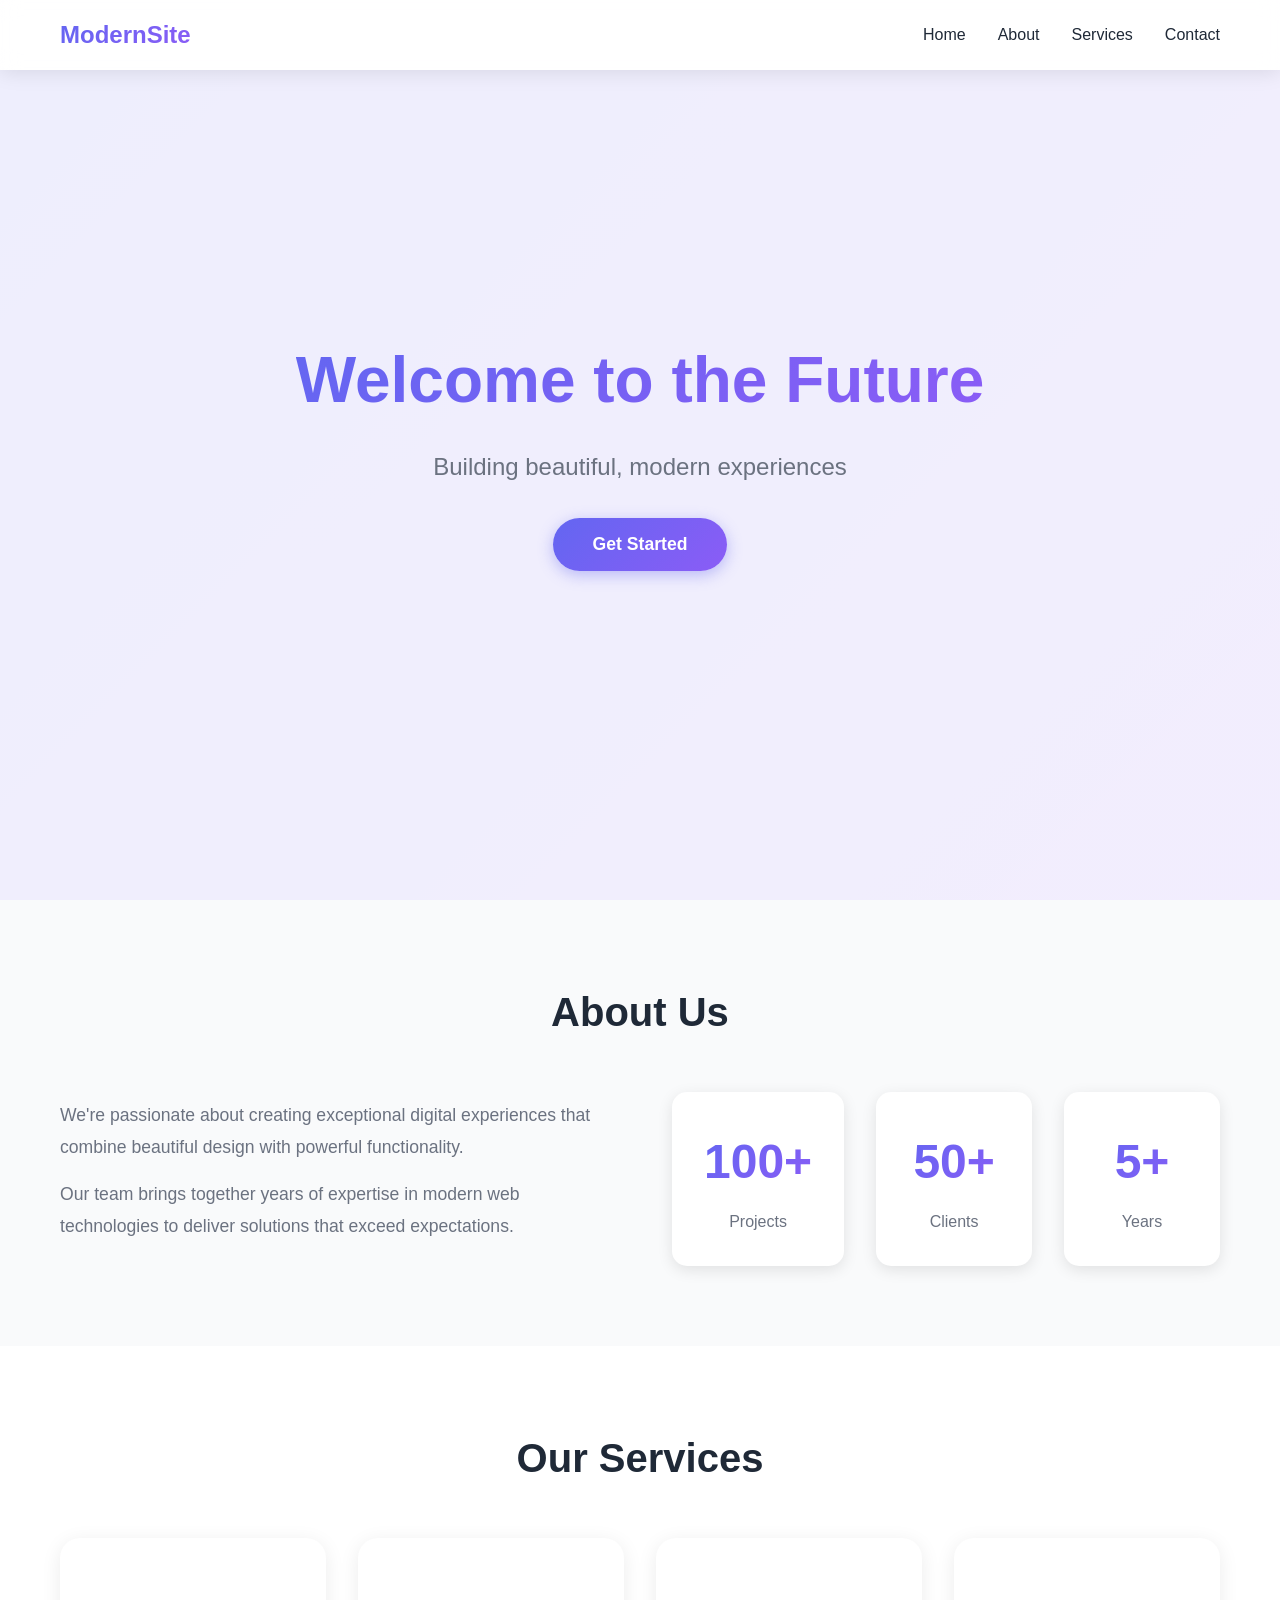
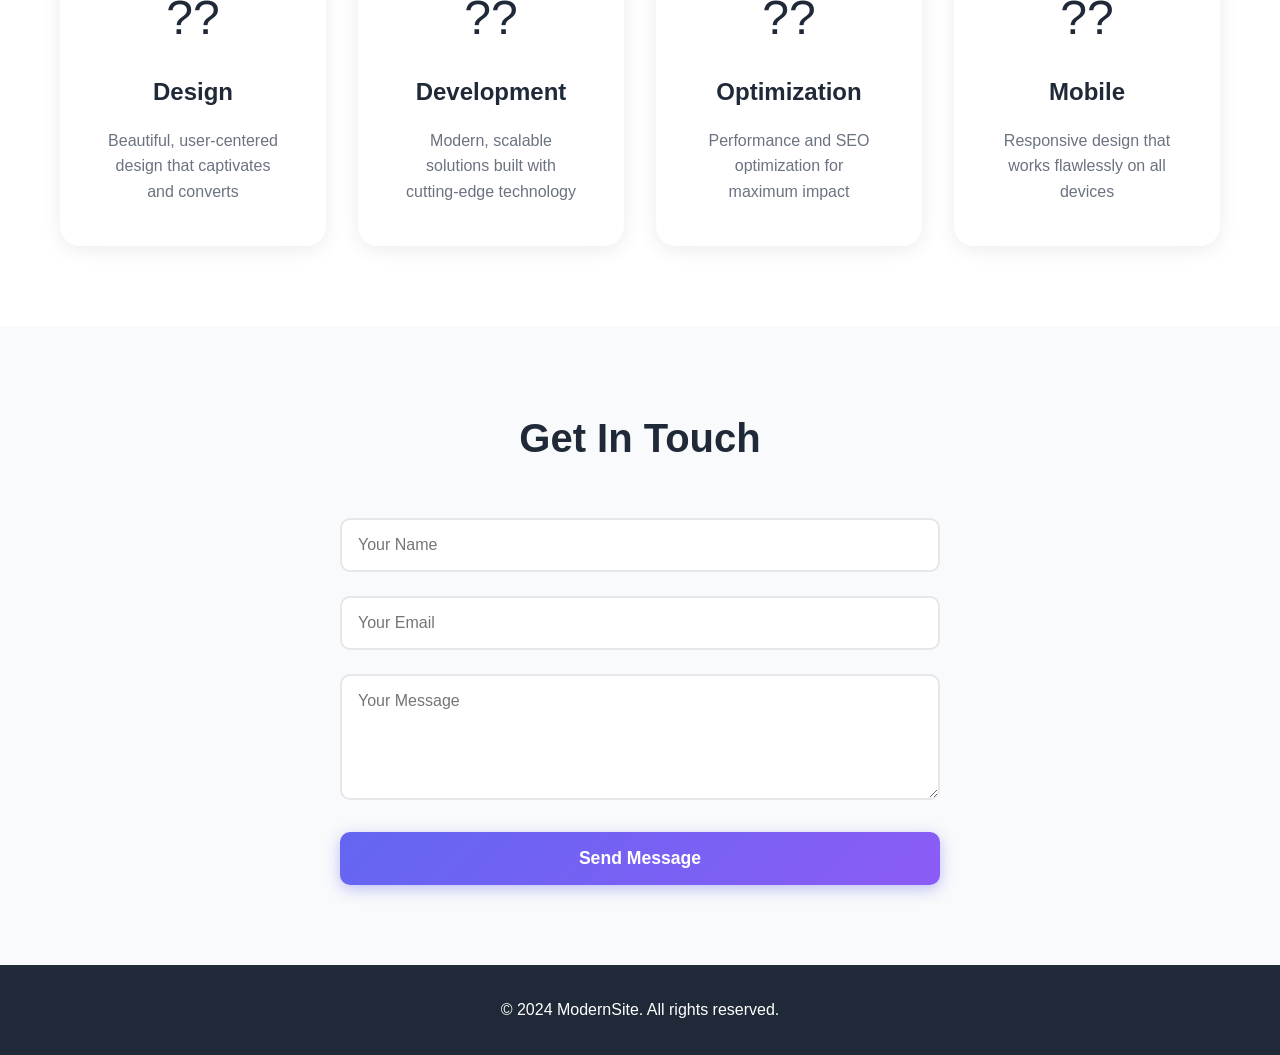
<file: index.html>
<!DOCTYPE html>
<html lang="en">
<head>
    <meta charset="UTF-8">
    <meta name="viewport" content="width=device-width, initial-scale=1.0">
    <title>Modern Website</title>
    <link rel="stylesheet" href="styles.css">
</head>
<body>
    <nav class="navbar">
        <div class="container">
            <div class="logo">ModernSite</div>
            <ul class="nav-links">
                <li><a href="#home">Home</a></li>
                <li><a href="#about">About</a></li>
                <li><a href="#services">Services</a></li>
                <li><a href="#contact">Contact</a></li>
            </ul>
        </div>
    </nav>

    <section id="home" class="hero">
        <div class="container">
            <h1 class="hero-title">Welcome to the Future</h1>
            <p class="hero-subtitle">Building beautiful, modern experiences</p>
            <button class="cta-button" onclick="scrollToSection('contact')">Get Started</button>
        </div>
        <div class="hero-background"></div>
    </section>

    <section id="about" class="about">
        <div class="container">
            <h2 class="section-title">About Us</h2>
            <div class="about-content">
                <div class="about-text">
                    <p>We're passionate about creating exceptional digital experiences that combine beautiful design with powerful functionality.</p>
                    <p>Our team brings together years of expertise in modern web technologies to deliver solutions that exceed expectations.</p>
                </div>
                <div class="about-stats">
                    <div class="stat">
                        <div class="stat-number">100+</div>
                        <div class="stat-label">Projects</div>
                    </div>
                    <div class="stat">
                        <div class="stat-number">50+</div>
                        <div class="stat-label">Clients</div>
                    </div>
                    <div class="stat">
                        <div class="stat-number">5+</div>
                        <div class="stat-label">Years</div>
                    </div>
                </div>
            </div>
        </div>
    </section>

    <section id="services" class="services">
        <div class="container">
            <h2 class="section-title">Our Services</h2>
            <div class="services-grid">
                <div class="service-card">
                    <div class="service-icon">??</div>
                    <h3>Design</h3>
                    <p>Beautiful, user-centered design that captivates and converts</p>
                </div>
                <div class="service-card">
                    <div class="service-icon">??</div>
                    <h3>Development</h3>
                    <p>Modern, scalable solutions built with cutting-edge technology</p>
                </div>
                <div class="service-card">
                    <div class="service-icon">??</div>
                    <h3>Optimization</h3>
                    <p>Performance and SEO optimization for maximum impact</p>
                </div>
                <div class="service-card">
                    <div class="service-icon">??</div>
                    <h3>Mobile</h3>
                    <p>Responsive design that works flawlessly on all devices</p>
                </div>
            </div>
        </div>
    </section>

    <section id="contact" class="contact">
        <div class="container">
            <h2 class="section-title">Get In Touch</h2>
            <form class="contact-form" id="contactForm">
                <div class="form-group">
                    <input type="text" id="name" placeholder="Your Name" required>
                </div>
                <div class="form-group">
                    <input type="email" id="email" placeholder="Your Email" required>
                </div>
                <div class="form-group">
                    <textarea id="message" rows="5" placeholder="Your Message" required></textarea>
                </div>
                <button type="submit" class="submit-button">Send Message</button>
            </form>
        </div>
    </section>

    <footer class="footer">
        <div class="container">
            <p>&copy; 2024 ModernSite. All rights reserved.</p>
        </div>
    </footer>

    <script src="script.js"></script>
</body>
</html>
</file>
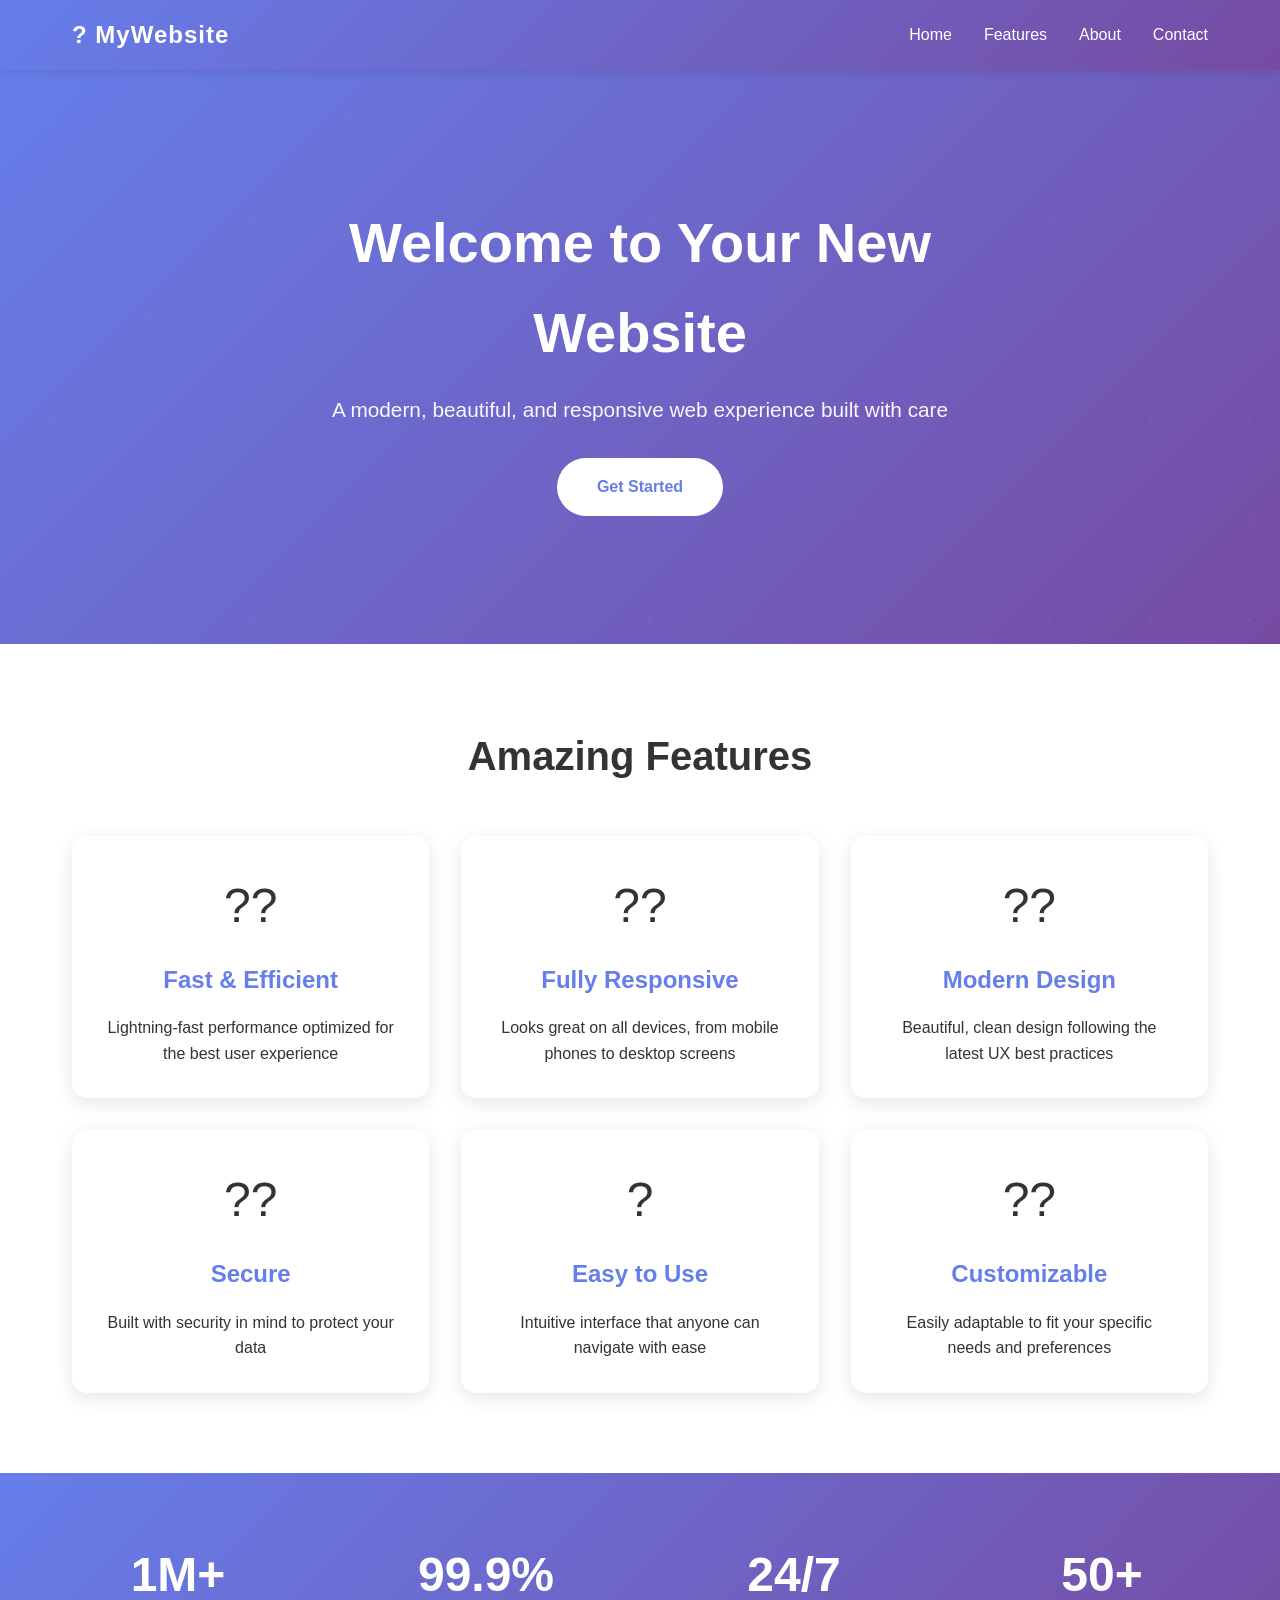
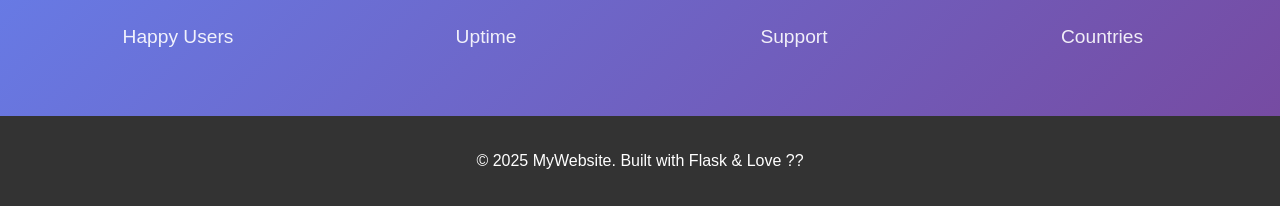
<file: templates/index.html>
<!DOCTYPE html>
<html lang="en">
<head>
    <meta charset="UTF-8">
    <meta name="viewport" content="width=device-width, initial-scale=1.0">
    <title>Welcome - Modern Website</title>
    <style>
        * {
            margin: 0;
            padding: 0;
            box-sizing: border-box;
        }

        body {
            font-family: -apple-system, BlinkMacSystemFont, 'Segoe UI', Roboto, Oxygen, Ubuntu, Cantarell, sans-serif;
            line-height: 1.6;
            color: #333;
            overflow-x: hidden;
        }

        /* Header & Navigation */
        header {
            background: linear-gradient(135deg, #667eea 0%, #764ba2 100%);
            color: white;
            padding: 1rem 0;
            position: fixed;
            width: 100%;
            top: 0;
            z-index: 1000;
            box-shadow: 0 2px 10px rgba(0,0,0,0.1);
        }

        nav {
            max-width: 1200px;
            margin: 0 auto;
            display: flex;
            justify-content: space-between;
            align-items: center;
            padding: 0 2rem;
        }

        .logo {
            font-size: 1.5rem;
            font-weight: bold;
            letter-spacing: 1px;
        }

        nav ul {
            list-style: none;
            display: flex;
            gap: 2rem;
        }

        nav a {
            color: white;
            text-decoration: none;
            transition: opacity 0.3s;
        }

        nav a:hover {
            opacity: 0.8;
        }

        /* Hero Section */
        .hero {
            margin-top: 70px;
            background: linear-gradient(135deg, #667eea 0%, #764ba2 100%);
            color: white;
            padding: 8rem 2rem;
            text-align: center;
            position: relative;
            overflow: hidden;
        }

        .hero::before {
            content: '';
            position: absolute;
            top: 0;
            left: 0;
            right: 0;
            bottom: 0;
            background: url('data:image/svg+xml,<svg width="100" height="100" xmlns="http://www.w3.org/2000/svg"><circle cx="50" cy="50" r="2" fill="rgba(255,255,255,0.1)"/></svg>');
            opacity: 0.3;
        }

        .hero-content {
            max-width: 800px;
            margin: 0 auto;
            position: relative;
            z-index: 1;
        }

        .hero h1 {
            font-size: 3.5rem;
            margin-bottom: 1rem;
            animation: fadeInUp 1s ease-out;
        }

        .hero p {
            font-size: 1.3rem;
            margin-bottom: 2rem;
            opacity: 0.95;
            animation: fadeInUp 1s ease-out 0.2s backwards;
        }

        .cta-button {
            display: inline-block;
            padding: 1rem 2.5rem;
            background: white;
            color: #667eea;
            text-decoration: none;
            border-radius: 50px;
            font-weight: bold;
            transition: transform 0.3s, box-shadow 0.3s;
            animation: fadeInUp 1s ease-out 0.4s backwards;
        }

        .cta-button:hover {
            transform: translateY(-3px);
            box-shadow: 0 10px 25px rgba(0,0,0,0.2);
        }

        /* Features Section */
        .features {
            padding: 5rem 2rem;
            max-width: 1200px;
            margin: 0 auto;
        }

        .features h2 {
            text-align: center;
            font-size: 2.5rem;
            margin-bottom: 3rem;
            color: #333;
        }

        .feature-grid {
            display: grid;
            grid-template-columns: repeat(auto-fit, minmax(300px, 1fr));
            gap: 2rem;
        }

        .feature-card {
            padding: 2rem;
            background: white;
            border-radius: 15px;
            box-shadow: 0 5px 20px rgba(0,0,0,0.1);
            transition: transform 0.3s, box-shadow 0.3s;
            text-align: center;
        }

        .feature-card:hover {
            transform: translateY(-10px);
            box-shadow: 0 15px 40px rgba(0,0,0,0.15);
        }

        .feature-icon {
            font-size: 3rem;
            margin-bottom: 1rem;
        }

        .feature-card h3 {
            color: #667eea;
            margin-bottom: 1rem;
            font-size: 1.5rem;
        }

        /* Stats Section */
        .stats {
            background: linear-gradient(135deg, #667eea 0%, #764ba2 100%);
            color: white;
            padding: 4rem 2rem;
            text-align: center;
        }

        .stats-grid {
            max-width: 1200px;
            margin: 0 auto;
            display: grid;
            grid-template-columns: repeat(auto-fit, minmax(200px, 1fr));
            gap: 2rem;
        }

        .stat-item h3 {
            font-size: 3rem;
            margin-bottom: 0.5rem;
        }

        .stat-item p {
            font-size: 1.2rem;
            opacity: 0.9;
        }

        /* Footer */
        footer {
            background: #333;
            color: white;
            text-align: center;
            padding: 2rem;
        }

        /* Animations */
        @keyframes fadeInUp {
            from {
                opacity: 0;
                transform: translateY(30px);
            }
            to {
                opacity: 1;
                transform: translateY(0);
            }
        }

        /* Responsive Design */
        @media (max-width: 768px) {
            .hero h1 {
                font-size: 2rem;
            }

            .hero p {
                font-size: 1rem;
            }

            nav ul {
                gap: 1rem;
            }

            .features h2 {
                font-size: 2rem;
            }
        }
    </style>
</head>
<body>
    <!-- Header -->
    <header>
        <nav>
            <div class="logo">? MyWebsite</div>
            <ul>
                <li><a href="#home">Home</a></li>
                <li><a href="#features">Features</a></li>
                <li><a href="#about">About</a></li>
                <li><a href="#contact">Contact</a></li>
            </ul>
        </nav>
    </header>

    <!-- Hero Section -->
    <section class="hero" id="home">
        <div class="hero-content">
            <h1>Welcome to Your New Website</h1>
            <p>A modern, beautiful, and responsive web experience built with care</p>
            <a href="#features" class="cta-button">Get Started</a>
        </div>
    </section>

    <!-- Features Section -->
    <section class="features" id="features">
        <h2>Amazing Features</h2>
        <div class="feature-grid">
            <div class="feature-card">
                <div class="feature-icon">??</div>
                <h3>Fast & Efficient</h3>
                <p>Lightning-fast performance optimized for the best user experience</p>
            </div>
            <div class="feature-card">
                <div class="feature-icon">??</div>
                <h3>Fully Responsive</h3>
                <p>Looks great on all devices, from mobile phones to desktop screens</p>
            </div>
            <div class="feature-card">
                <div class="feature-icon">??</div>
                <h3>Modern Design</h3>
                <p>Beautiful, clean design following the latest UX best practices</p>
            </div>
            <div class="feature-card">
                <div class="feature-icon">??</div>
                <h3>Secure</h3>
                <p>Built with security in mind to protect your data</p>
            </div>
            <div class="feature-card">
                <div class="feature-icon">?</div>
                <h3>Easy to Use</h3>
                <p>Intuitive interface that anyone can navigate with ease</p>
            </div>
            <div class="feature-card">
                <div class="feature-icon">??</div>
                <h3>Customizable</h3>
                <p>Easily adaptable to fit your specific needs and preferences</p>
            </div>
        </div>
    </section>

    <!-- Stats Section -->
    <section class="stats">
        <div class="stats-grid">
            <div class="stat-item">
                <h3>1M+</h3>
                <p>Happy Users</p>
            </div>
            <div class="stat-item">
                <h3>99.9%</h3>
                <p>Uptime</p>
            </div>
            <div class="stat-item">
                <h3>24/7</h3>
                <p>Support</p>
            </div>
            <div class="stat-item">
                <h3>50+</h3>
                <p>Countries</p>
            </div>
        </div>
    </section>

    <!-- Footer -->
    <footer>
        <p>&copy; 2025 MyWebsite. Built with Flask & Love ??</p>
    </footer>

    <script>
        // Smooth scrolling for anchor links
        document.querySelectorAll('a[href^="#"]').forEach(anchor => {
            anchor.addEventListener('click', function (e) {
                e.preventDefault();
                const target = document.querySelector(this.getAttribute('href'));
                if (target) {
                    target.scrollIntoView({
                        behavior: 'smooth',
                        block: 'start'
                    });
                }
            });
        });

        // Add animation on scroll
        const observerOptions = {
            threshold: 0.1,
            rootMargin: '0px 0px -100px 0px'
        };

        const observer = new IntersectionObserver((entries) => {
            entries.forEach(entry => {
                if (entry.isIntersecting) {
                    entry.target.style.animation = 'fadeInUp 0.6s ease-out forwards';
                }
            });
        }, observerOptions);

        document.querySelectorAll('.feature-card').forEach(card => {
            observer.observe(card);
        });
    </script>
</body>
</html>
</file>
<file: styles.css>
* {
    margin: 0;
    padding: 0;
    box-sizing: border-box;
}

:root {
    --primary-color: #6366f1;
    --primary-dark: #4f46e5;
    --secondary-color: #8b5cf6;
    --text-dark: #1f2937;
    --text-light: #6b7280;
    --bg-light: #f9fafb;
    --white: #ffffff;
    --gradient: linear-gradient(135deg, #6366f1 0%, #8b5cf6 100%);
}

body {
    font-family: -apple-system, BlinkMacSystemFont, 'Segoe UI', Roboto, Oxygen, Ubuntu, Cantarell, sans-serif;
    line-height: 1.6;
    color: var(--text-dark);
    overflow-x: hidden;
}

.container {
    max-width: 1200px;
    margin: 0 auto;
    padding: 0 20px;
}

/* Navigation */
.navbar {
    position: fixed;
    top: 0;
    width: 100%;
    background: rgba(255, 255, 255, 0.95);
    backdrop-filter: blur(10px);
    box-shadow: 0 2px 20px rgba(0, 0, 0, 0.1);
    z-index: 1000;
    transition: all 0.3s ease;
}

.navbar .container {
    display: flex;
    justify-content: space-between;
    align-items: center;
    padding: 1rem 20px;
}

.logo {
    font-size: 1.5rem;
    font-weight: bold;
    background: var(--gradient);
    -webkit-background-clip: text;
    -webkit-text-fill-color: transparent;
    background-clip: text;
}

.nav-links {
    display: flex;
    list-style: none;
    gap: 2rem;
}

.nav-links a {
    text-decoration: none;
    color: var(--text-dark);
    font-weight: 500;
    transition: color 0.3s ease;
    position: relative;
}

.nav-links a:hover {
    color: var(--primary-color);
}

.nav-links a::after {
    content: '';
    position: absolute;
    bottom: -5px;
    left: 0;
    width: 0;
    height: 2px;
    background: var(--gradient);
    transition: width 0.3s ease;
}

.nav-links a:hover::after {
    width: 100%;
}

/* Hero Section */
.hero {
    position: relative;
    min-height: 100vh;
    display: flex;
    align-items: center;
    justify-content: center;
    text-align: center;
    padding-top: 80px;
    overflow: hidden;
}

.hero-background {
    position: absolute;
    top: 0;
    left: 0;
    width: 100%;
    height: 100%;
    background: var(--gradient);
    opacity: 0.1;
    z-index: -1;
}

.hero-background::before {
    content: '';
    position: absolute;
    top: -50%;
    left: -50%;
    width: 200%;
    height: 200%;
    background: radial-gradient(circle, rgba(99, 102, 241, 0.1) 0%, transparent 70%);
    animation: rotate 20s linear infinite;
}

@keyframes rotate {
    from { transform: rotate(0deg); }
    to { transform: rotate(360deg); }
}

.hero-title {
    font-size: 4rem;
    font-weight: 800;
    margin-bottom: 1rem;
    background: var(--gradient);
    -webkit-background-clip: text;
    -webkit-text-fill-color: transparent;
    background-clip: text;
    animation: fadeInUp 1s ease;
}

.hero-subtitle {
    font-size: 1.5rem;
    color: var(--text-light);
    margin-bottom: 2rem;
    animation: fadeInUp 1s ease 0.2s both;
}

@keyframes fadeInUp {
    from {
        opacity: 0;
        transform: translateY(30px);
    }
    to {
        opacity: 1;
        transform: translateY(0);
    }
}

.cta-button {
    padding: 1rem 2.5rem;
    font-size: 1.1rem;
    font-weight: 600;
    background: var(--gradient);
    color: white;
    border: none;
    border-radius: 50px;
    cursor: pointer;
    transition: all 0.3s ease;
    box-shadow: 0 4px 15px rgba(99, 102, 241, 0.4);
    animation: fadeInUp 1s ease 0.4s both;
}

.cta-button:hover {
    transform: translateY(-2px);
    box-shadow: 0 6px 20px rgba(99, 102, 241, 0.6);
}

.cta-button:active {
    transform: translateY(0);
}

/* Section Styles */
section {
    padding: 5rem 0;
}

.section-title {
    font-size: 2.5rem;
    font-weight: 700;
    text-align: center;
    margin-bottom: 3rem;
    color: var(--text-dark);
}

/* About Section */
.about {
    background: var(--bg-light);
}

.about-content {
    display: grid;
    grid-template-columns: 1fr 1fr;
    gap: 4rem;
    align-items: center;
}

.about-text p {
    font-size: 1.1rem;
    color: var(--text-light);
    margin-bottom: 1rem;
    line-height: 1.8;
}

.about-stats {
    display: grid;
    grid-template-columns: repeat(3, 1fr);
    gap: 2rem;
}

.stat {
    text-align: center;
    padding: 2rem;
    background: white;
    border-radius: 15px;
    box-shadow: 0 4px 15px rgba(0, 0, 0, 0.1);
    transition: transform 0.3s ease;
}

.stat:hover {
    transform: translateY(-5px);
}

.stat-number {
    font-size: 3rem;
    font-weight: 800;
    background: var(--gradient);
    -webkit-background-clip: text;
    -webkit-text-fill-color: transparent;
    background-clip: text;
    margin-bottom: 0.5rem;
}

.stat-label {
    color: var(--text-light);
    font-weight: 500;
}

/* Services Section */
.services-grid {
    display: grid;
    grid-template-columns: repeat(auto-fit, minmax(250px, 1fr));
    gap: 2rem;
}

.service-card {
    background: white;
    padding: 2.5rem;
    border-radius: 20px;
    text-align: center;
    box-shadow: 0 4px 20px rgba(0, 0, 0, 0.08);
    transition: all 0.3s ease;
    border: 2px solid transparent;
}

.service-card:hover {
    transform: translateY(-10px);
    box-shadow: 0 10px 30px rgba(99, 102, 241, 0.2);
    border-color: var(--primary-color);
}

.service-icon {
    font-size: 3rem;
    margin-bottom: 1rem;
}

.service-card h3 {
    font-size: 1.5rem;
    margin-bottom: 1rem;
    color: var(--text-dark);
}

.service-card p {
    color: var(--text-light);
    line-height: 1.6;
}

/* Contact Section */
.contact {
    background: var(--bg-light);
}

.contact-form {
    max-width: 600px;
    margin: 0 auto;
}

.form-group {
    margin-bottom: 1.5rem;
}

.form-group input,
.form-group textarea {
    width: 100%;
    padding: 1rem;
    font-size: 1rem;
    border: 2px solid #e5e7eb;
    border-radius: 10px;
    font-family: inherit;
    transition: all 0.3s ease;
    background: white;
}

.form-group input:focus,
.form-group textarea:focus {
    outline: none;
    border-color: var(--primary-color);
    box-shadow: 0 0 0 3px rgba(99, 102, 241, 0.1);
}

.submit-button {
    width: 100%;
    padding: 1rem;
    font-size: 1.1rem;
    font-weight: 600;
    background: var(--gradient);
    color: white;
    border: none;
    border-radius: 10px;
    cursor: pointer;
    transition: all 0.3s ease;
    box-shadow: 0 4px 15px rgba(99, 102, 241, 0.4);
}

.submit-button:hover {
    transform: translateY(-2px);
    box-shadow: 0 6px 20px rgba(99, 102, 241, 0.6);
}

/* Footer */
.footer {
    background: var(--text-dark);
    color: white;
    text-align: center;
    padding: 2rem 0;
}

/* Responsive Design */
@media (max-width: 768px) {
    .nav-links {
        gap: 1rem;
        font-size: 0.9rem;
    }

    .hero-title {
        font-size: 2.5rem;
    }

    .hero-subtitle {
        font-size: 1.2rem;
    }

    .about-content {
        grid-template-columns: 1fr;
        gap: 2rem;
    }

    .about-stats {
        grid-template-columns: 1fr;
    }

    .services-grid {
        grid-template-columns: 1fr;
    }

    .section-title {
        font-size: 2rem;
    }
}

/* Smooth Scrolling */
html {
    scroll-behavior: smooth;
}
</file>
